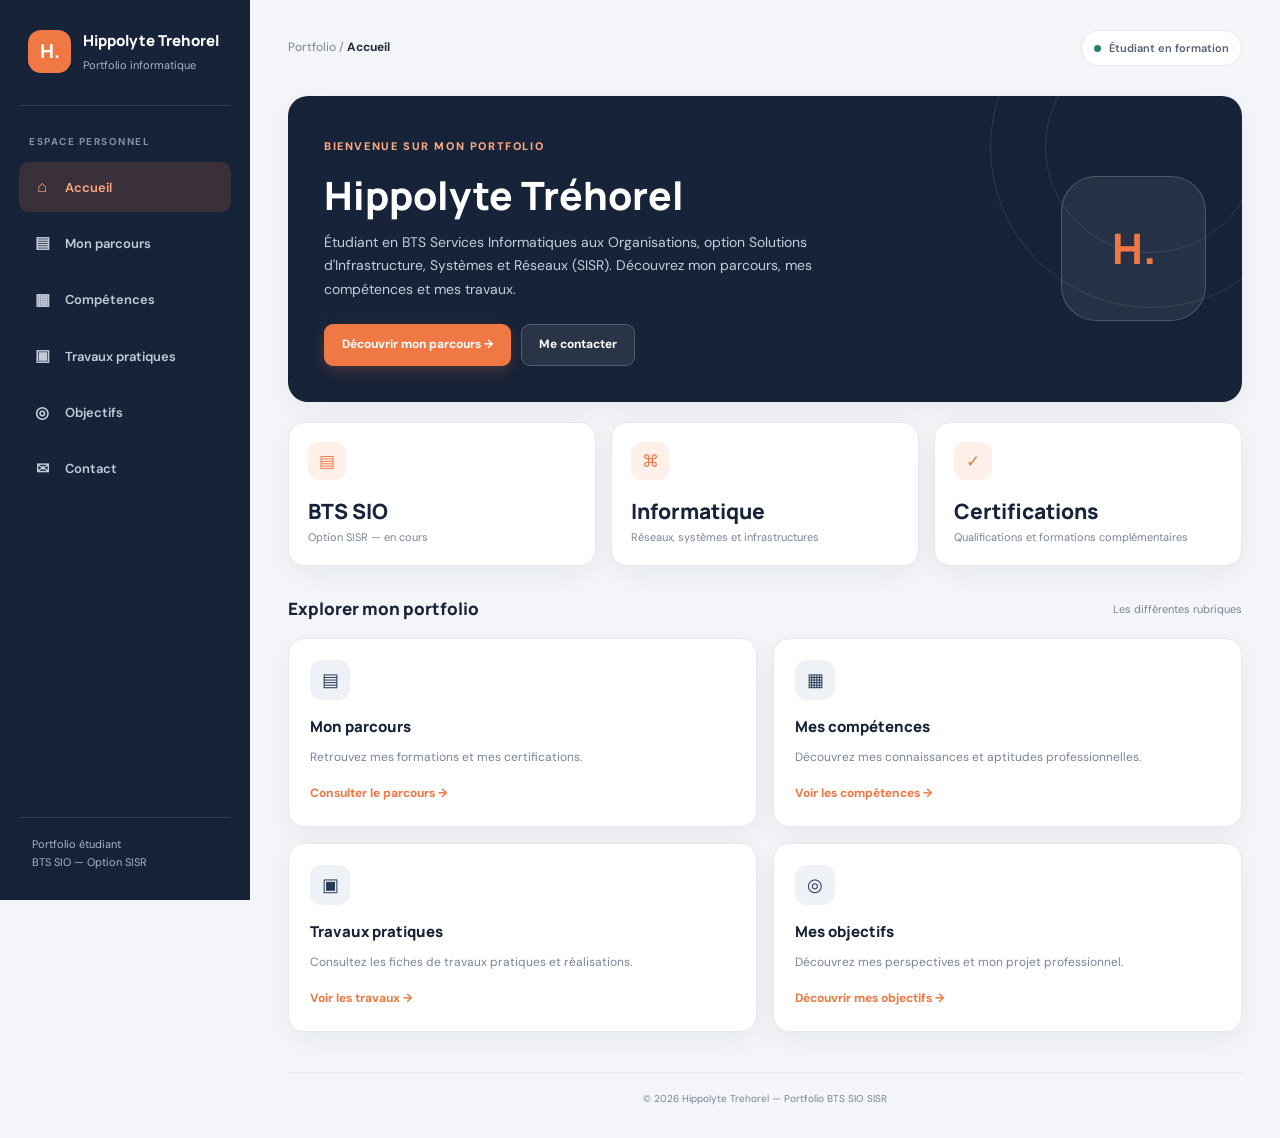
<file: index.html>
<!DOCTYPE html>
<html lang="fr">
<head>
  <meta charset="UTF-8">
  <meta name="viewport" content="width=device-width, initial-scale=1.0">
  <meta name="description" content="Portfolio d'Hippolyte Tréhorel, étudiant en BTS SIO option SISR.">
  <title>Accueil | Hippolyte Trehorel</title>
  <link rel="stylesheet" href="style.css">
  <script src="script.js" defer></script>
</head>
<body>
<div class="app-layout">

  <aside class="sidebar">
    <a href="index.html" class="brand">
      <span class="brand-logo">H.</span>
      <span>
        <span class="brand-name">Hippolyte Trehorel</span>
        <span class="brand-subtitle">Portfolio informatique</span>
      </span>
    </a>

    <p class="nav-caption">Espace personnel</p>
    <nav class="sidebar-nav">
      <a href="index.html"><span class="nav-icon">⌂</span>Accueil</a>
      <a href="parcours.html"><span class="nav-icon">▤</span>Mon parcours</a>
      <a href="competences.html"><span class="nav-icon">▦</span>Compétences</a>
      <a href="travaux.html"><span class="nav-icon">▣</span>Travaux pratiques</a>
      <a href="objectifs.html"><span class="nav-icon">◎</span>Objectifs</a>
      <a href="contact.html"><span class="nav-icon">✉</span>Contact</a>
    </nav>

    <div class="sidebar-bottom">
      Portfolio étudiant<br>
      BTS SIO — Option SISR
    </div>
  </aside>

  <main class="main-content">
    <header class="topbar">
      <button class="mobile-menu-button" aria-label="Ouvrir le menu" aria-expanded="false">☰</button>
      <div class="breadcrumb">Portfolio / <strong>Accueil</strong></div>
      <div class="topbar-right">
        <span class="status-pill"><span class="status-dot"></span>Étudiant en formation</span>
      </div>
    </header>

    <section class="welcome-card reveal">
      <div class="welcome-content">
        <span class="welcome-label">Bienvenue sur mon portfolio</span>
        <h2>Hippolyte Tréhorel</h2>
        <p>
          Étudiant en BTS Services Informatiques aux Organisations,
          option Solutions d'Infrastructure, Systèmes et Réseaux (SISR).
          Découvrez mon parcours, mes compétences et mes travaux.
        </p>
        <div class="welcome-actions">
          <a href="parcours.html" class="btn btn-primary">Découvrir mon parcours →</a>
          <a href="contact.html" class="btn btn-light">Me contacter</a>
        </div>
      </div>
      <div class="welcome-visual">H.</div>
    </section>

    <section class="stats-grid reveal">
      <article class="stat-card">
        <div class="stat-top"><span class="stat-icon">▤</span></div>
        <h3>BTS SIO</h3>
        <p>Option SISR — en cours</p>
      </article>
      <article class="stat-card">
        <div class="stat-top"><span class="stat-icon">⌘</span></div>
        <h3>Informatique</h3>
        <p>Réseaux, systèmes et infrastructures</p>
      </article>
      <article class="stat-card">
        <div class="stat-top"><span class="stat-icon">✓</span></div>
        <h3>Certifications</h3>
        <p>Qualifications et formations complémentaires</p>
      </article>
    </section>

    <section class="content-section reveal">
      <div class="section-title">
        <h2>Explorer mon portfolio</h2>
        <span>Les différentes rubriques</span>
      </div>

      <div class="card-grid">
        <article class="content-card">
          <div class="card-icon">▤</div>
          <h3>Mon parcours</h3>
          <p>Retrouvez mes formations et mes certifications.</p>
          <a href="parcours.html" class="card-link">Consulter le parcours →</a>
        </article>

        <article class="content-card">
          <div class="card-icon">▦</div>
          <h3>Mes compétences</h3>
          <p>Découvrez mes connaissances et aptitudes professionnelles.</p>
          <a href="competences.html" class="card-link">Voir les compétences →</a>
        </article>

        <article class="content-card">
          <div class="card-icon">▣</div>
          <h3>Travaux pratiques</h3>
          <p>Consultez les fiches de travaux pratiques et réalisations.</p>
          <a href="travaux.html" class="card-link">Voir les travaux →</a>
        </article>

        <article class="content-card">
          <div class="card-icon">◎</div>
          <h3>Mes objectifs</h3>
          <p>Découvrez mes perspectives et mon projet professionnel.</p>
          <a href="objectifs.html" class="card-link">Découvrir mes objectifs →</a>
        </article>
      </div>
    </section>

    <footer class="footer">
      © <span class="current-year"></span> Hippolyte Trehorel — Portfolio BTS SIO SISR
    </footer>
  </main>
</div>
</body>
</html>
</file>
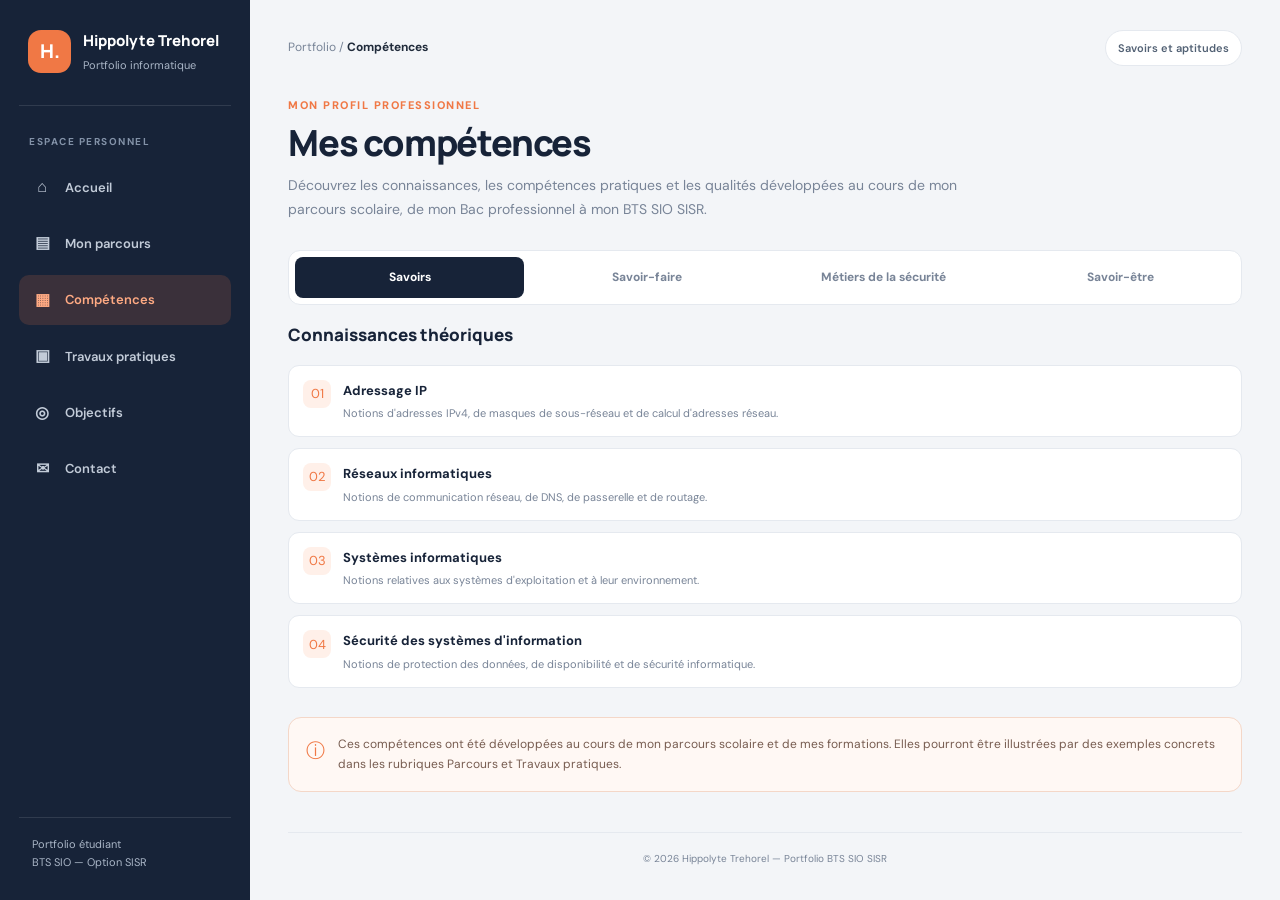
<file: competences.html>
<!DOCTYPE html>
<html lang="fr">
<head>
  <meta charset="UTF-8">
  <meta name="viewport" content="width=device-width, initial-scale=1.0">
  <meta name="description" content="Compétences d'Hippolyte Trehorel en BTS SIO SISR et Bac pro Métiers de la Sécurité.">
  <title>Compétences | Hippolyte Trehorel</title>
  <link rel="stylesheet" href="style.css">
  <script src="script.js" defer></script>
</head>

<body>
<div class="app-layout">

  <!-- MENU LATERAL -->
  <aside class="sidebar">

    <a href="index.html" class="brand">
      <span class="brand-logo">H.</span>
      <span>
        <span class="brand-name">Hippolyte Trehorel</span>
        <span class="brand-subtitle">Portfolio informatique</span>
      </span>
    </a>

    <p class="nav-caption">Espace personnel</p>

    <nav class="sidebar-nav">
      <a href="index.html"><span class="nav-icon">⌂</span>Accueil</a>
      <a href="parcours.html"><span class="nav-icon">▤</span>Mon parcours</a>
      <a href="competences.html" class="active"><span class="nav-icon">▦</span>Compétences</a>
      <a href="travaux.html"><span class="nav-icon">▣</span>Travaux pratiques</a>
      <a href="objectifs.html"><span class="nav-icon">◎</span>Objectifs</a>
      <a href="contact.html"><span class="nav-icon">✉</span>Contact</a>
    </nav>

    <div class="sidebar-bottom">
      Portfolio étudiant<br>
      BTS SIO — Option SISR
    </div>

  </aside>

  <!-- CONTENU PRINCIPAL -->
  <main class="main-content">

    <header class="topbar">
      <button class="mobile-menu-button" aria-label="Ouvrir le menu" aria-expanded="false">☰</button>
      <div class="breadcrumb">Portfolio / <strong>Compétences</strong></div>
      <div class="topbar-right">
        <span class="status-pill">Savoirs et aptitudes</span>
      </div>
    </header>

    <!-- PRESENTATION -->
    <section class="page-heading reveal">
      <div class="page-eyebrow">Mon profil professionnel</div>
      <h1>Mes compétences</h1>
      <p>
        Découvrez les connaissances, les compétences pratiques et
        les qualités développées au cours de mon parcours scolaire,
        de mon Bac professionnel à mon BTS SIO SISR.
      </p>
    </section>

    <section class="content-section reveal">

      <!-- ONGLETS -->
      <div class="tabs" role="tablist" aria-label="Catégories de compétences">

        <button class="tab-button active"
          id="tab-savoirs"
          type="button"
          role="tab"
          aria-selected="true"
          aria-controls="panel-savoirs"
          data-target="panel-savoirs">
          Savoirs
        </button>

        <button class="tab-button"
          id="tab-savoir-faire"
          type="button"
          role="tab"
          aria-selected="false"
          aria-controls="panel-savoir-faire"
          data-target="panel-savoir-faire">
          Savoir-faire
        </button>

        <button class="tab-button"
          id="tab-securite"
          type="button"
          role="tab"
          aria-selected="false"
          aria-controls="panel-securite"
          data-target="panel-securite">
          Métiers de la sécurité
        </button>

        <button class="tab-button"
          id="tab-savoir-etre"
          type="button"
          role="tab"
          aria-selected="false"
          aria-controls="panel-savoir-etre"
          data-target="panel-savoir-etre">
          Savoir-être
        </button>

      </div>

      <!-- ONGLET 1 : SAVOIRS -->
      <section class="tab-panel"
        id="panel-savoirs"
        role="tabpanel"
        aria-labelledby="tab-savoirs">

        <div class="section-title">
          <h2>Connaissances théoriques</h2>
        </div>

        <div class="skill-list">

          <article class="skill-item">
            <span class="skill-check">01</span>
            <div>
              <strong>Adressage IP</strong>
              <p>
                Notions d'adresses IPv4, de masques de sous-réseau
                et de calcul d'adresses réseau.
              </p>
            </div>
          </article>

          <article class="skill-item">
            <span class="skill-check">02</span>
            <div>
              <strong>Réseaux informatiques</strong>
              <p>
                Notions de communication réseau, de DNS,
                de passerelle et de routage.
              </p>
            </div>
          </article>

          <article class="skill-item">
            <span class="skill-check">03</span>
            <div>
              <strong>Systèmes informatiques</strong>
              <p>
                Notions relatives aux systèmes d'exploitation
                et à leur environnement.
              </p>
            </div>
          </article>

          <article class="skill-item">
            <span class="skill-check">04</span>
            <div>
              <strong>Sécurité des systèmes d'information</strong>
              <p>
                Notions de protection des données, de disponibilité
                et de sécurité informatique.
              </p>
            </div>
          </article>

        </div>
      </section>

      <!-- ONGLET 2 : SAVOIR-FAIRE INFORMATIQUE -->
      <section class="tab-panel"
        id="panel-savoir-faire"
        role="tabpanel"
        aria-labelledby="tab-savoir-faire"
        hidden>

        <div class="section-title">
          <h2>Compétences pratiques en informatique</h2>
        </div>

        <div class="skill-list">

          <article class="skill-item">
            <span class="skill-check">01</span>
            <div>
              <strong>Configuration réseau</strong>
              <p>
                Réaliser des exercices de configuration
                et de vérification d'adresses IP.
              </p>
            </div>
          </article>

          <article class="skill-item">
            <span class="skill-check">02</span>
            <div>
              <strong>Utilisation du terminal</strong>
              <p>
                Utiliser des commandes pour consulter
                et diagnostiquer une configuration réseau.
              </p>
            </div>
          </article>

          <article class="skill-item">
            <span class="skill-check">03</span>
            <div>
              <strong>Environnement virtualisé</strong>
              <p>
                Découvrir l'utilisation de machines virtuelles
                dans un environnement de formation.
              </p>
            </div>
          </article>

        </div>
      </section>

      <!-- ONGLET 3 : BAC PRO METIERS DE LA SECURITE -->
      <section class="tab-panel"
        id="panel-securite"
        role="tabpanel"
        aria-labelledby="tab-securite"
        hidden>

        <div class="section-title">
          <h2>Compétences professionnelles en sécurité</h2>
        </div>

        <div class="skill-list">

          <article class="skill-item">
            <span class="skill-check">01</span>
            <div>
              <strong>Prévention des risques</strong>
              <p>
                Identifier les risques et les situations dangereuses
                afin de contribuer à la prévention des incidents.
              </p>
            </div>
          </article>

          <article class="skill-item">
            <span class="skill-check">02</span>
            <div>
              <strong>Surveillance et sécurité</strong>
              <p>
                Participer à la surveillance des personnes
                et des biens dans le respect des consignes.
              </p>
            </div>
          </article>

          <article class="skill-item">
            <span class="skill-check">03</span>
            <div>
              <strong>Application des procédures</strong>
              <p>
                Appliquer des consignes et des protocoles
                adaptés aux différentes situations.
              </p>
            </div>
          </article>

          <article class="skill-item">
            <span class="skill-check">04</span>
            <div>
              <strong>Secourisme</strong>
              <p>
                Connaître les gestes de premiers secours
                et les conduites à tenir face à une situation d'urgence.
              </p>
            </div>
          </article>

          <article class="skill-item">
            <span class="skill-check">05</span>
            <div>
              <strong>Gestion des situations d'urgence</strong>
              <p>
                Analyser une situation, donner l'alerte
                et appliquer les procédures adaptées.
              </p>
            </div>
          </article>

          <article class="skill-item">
            <span class="skill-check">06</span>
            <div>
              <strong>Communication professionnelle</strong>
              <p>
                Transmettre des informations utiles
                et communiquer avec les différents intervenants.
              </p>
            </div>
          </article>

        </div>

      </section>

      <!-- ONGLET 4 : SAVOIR-ETRE -->
      <section class="tab-panel"
        id="panel-savoir-etre"
        role="tabpanel"
        aria-labelledby="tab-savoir-etre"
        hidden>

        <div class="section-title">
          <h2>Qualités professionnelles</h2>
        </div>

        <div class="skill-list">

          <article class="skill-item">
            <span class="skill-check">01</span>
            <div>
              <strong>Rigueur</strong>
              <p>
                Appliquer une méthode de travail organisée
                et attentive aux détails.
              </p>
            </div>
          </article>

          <article class="skill-item">
            <span class="skill-check">02</span>
            <div>
              <strong>Esprit d'équipe</strong>
              <p>
                Échanger et collaborer avec les autres
                dans le cadre d'un travail collectif.
              </p>
            </div>
          </article>

          <article class="skill-item">
            <span class="skill-check">03</span>
            <div>
              <strong>Adaptabilité</strong>
              <p>
                S'adapter à de nouvelles situations
                et à de nouveaux environnements.
              </p>
            </div>
          </article>

          <article class="skill-item">
            <span class="skill-check">04</span>
            <div>
              <strong>Sens des responsabilités</strong>
              <p>
                Prendre en compte les consignes
                et les exigences d'une mission.
              </p>
            </div>
          </article>

        </div>
      </section>

    </section>

    <!-- INFORMATION -->
    <div class="info-banner content-section reveal">
      <span class="info-banner-icon">ⓘ</span>
      <p>
        Ces compétences ont été développées au cours de mon parcours
        scolaire et de mes formations. Elles pourront être illustrées
        par des exemples concrets dans les rubriques Parcours
        et Travaux pratiques.
      </p>
    </div>

    <!-- PIED DE PAGE -->
    <footer class="footer">
      © <span class="current-year"></span>
      Hippolyte Trehorel — Portfolio BTS SIO SISR
    </footer>

  </main>
</div>
</body>
</html>
</file>
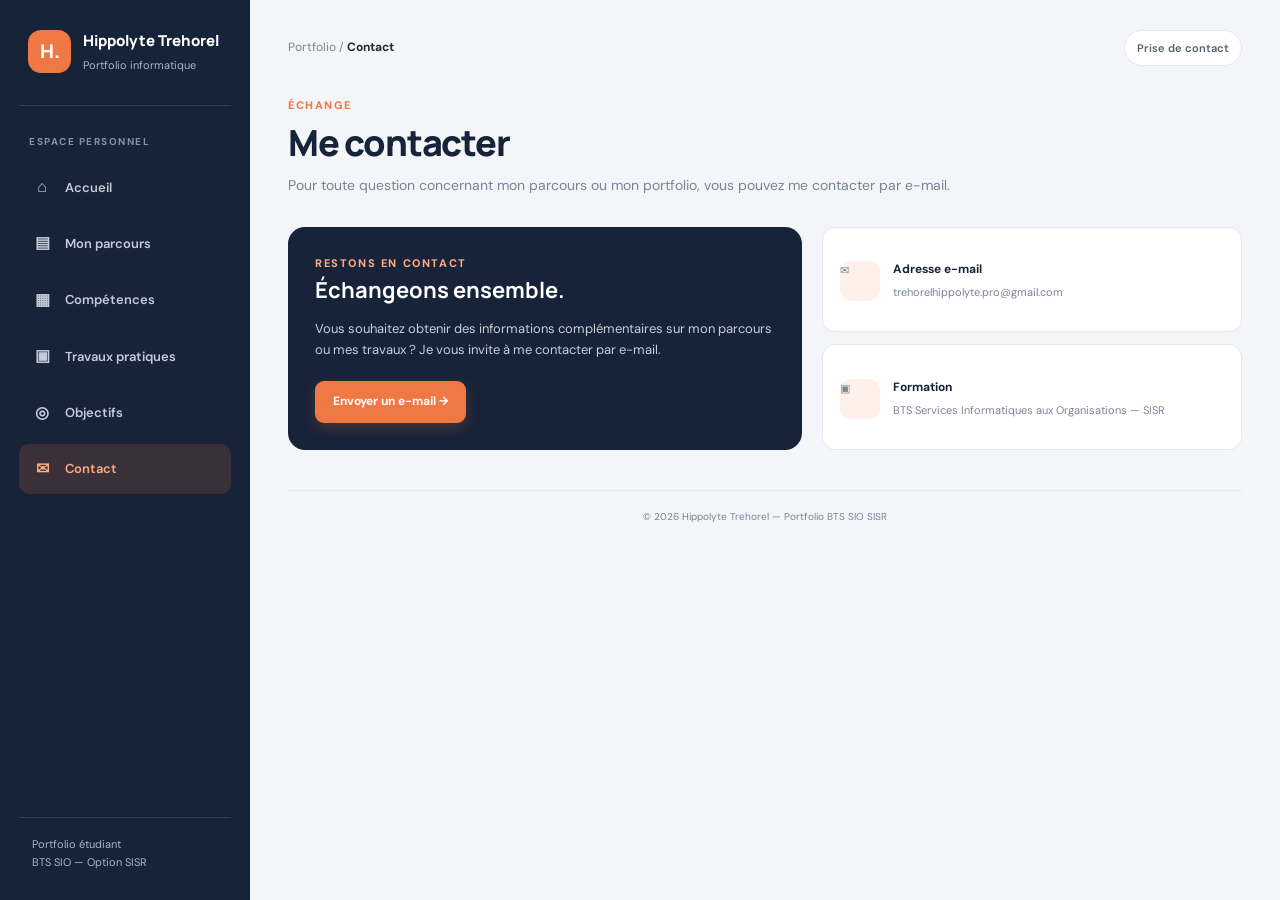
<file: contact.html>
<!DOCTYPE html>
<html lang="fr">
<head>
  <meta charset="UTF-8">
  <meta name="viewport" content="width=device-width, initial-scale=1.0">
  <meta name="description" content="Contacter Hippolyte Trehorel.">
  <title>Contact | Hippolyte Trehorel</title>
  <link rel="stylesheet" href="style.css">
  <script src="script.js" defer></script>
</head>
<body>
<div class="app-layout">
  <aside class="sidebar">
    <a href="index.html" class="brand">
      <span class="brand-logo">H.</span>
      <span><span class="brand-name">Hippolyte Trehorel</span><span class="brand-subtitle">Portfolio informatique</span></span>
    </a>
    <p class="nav-caption">Espace personnel</p>
    <nav class="sidebar-nav">
      <a href="index.html"><span class="nav-icon">⌂</span>Accueil</a>
      <a href="parcours.html"><span class="nav-icon">▤</span>Mon parcours</a>
      <a href="competences.html"><span class="nav-icon">▦</span>Compétences</a>
      <a href="travaux.html"><span class="nav-icon">▣</span>Travaux pratiques</a>
      <a href="objectifs.html"><span class="nav-icon">◎</span>Objectifs</a>
      <a href="contact.html"><span class="nav-icon">✉</span>Contact</a>
    </nav>
    <div class="sidebar-bottom">Portfolio étudiant<br>BTS SIO — Option SISR</div>
  </aside>

  <main class="main-content">
    <header class="topbar">
      <button class="mobile-menu-button" aria-label="Ouvrir le menu" aria-expanded="false">☰</button>
      <div class="breadcrumb">Portfolio / <strong>Contact</strong></div>
      <div class="topbar-right"><span class="status-pill">Prise de contact</span></div>
    </header>

    <section class="page-heading reveal">
      <div class="page-eyebrow">Échange</div>
      <h1>Me contacter</h1>
      <p>Pour toute question concernant mon parcours ou mon portfolio, vous pouvez me contacter par e-mail.</p>
    </section>

    <section class="content-section contact-panel reveal">
      <div class="contact-main">
        <div class="welcome-label">Restons en contact</div>
        <h2>Échangeons ensemble.</h2>
        <p>
          Vous souhaitez obtenir des informations complémentaires sur mon
          parcours ou mes travaux ? Je vous invite à me contacter par e-mail.
        </p>
        <a class="btn btn-primary" href="mailto:trehorelhippolyte.pro@gmail.com">
          Envoyer un e-mail →
        </a>
      </div>

      <div class="contact-methods">
        <a class="contact-method" href="mailto:trehorelhippolyte.pro@gmail.com">
          <span class="contact-method-icon">✉</span>
          <span>
            <strong>Adresse e-mail</strong>
            <span>trehorelhippolyte.pro@gmail.com</span>
          </span>
        </a>

        <div class="contact-method">
          <span class="contact-method-icon">▣</span>
          <span>
            <strong>Formation</strong>
            <span>BTS Services Informatiques aux Organisations — SISR</span>
          </span>
        </div>
      </div>
    </section>

    <footer class="footer">© <span class="current-year"></span> Hippolyte Trehorel — Portfolio BTS SIO SISR</footer>
  </main>
</div>
</body>
</html>
</file>
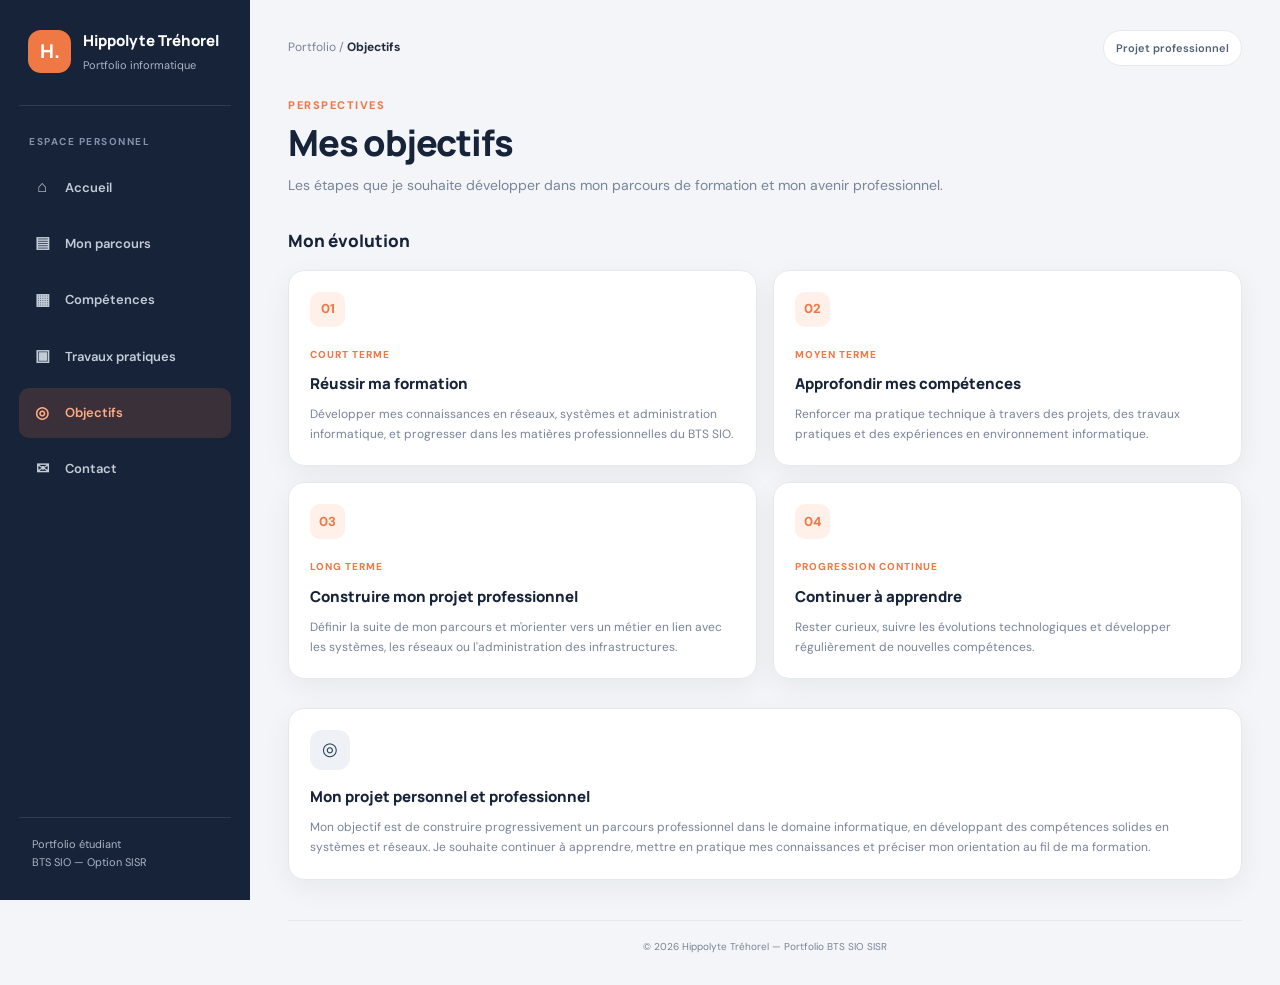
<file: objectifs.html>
<!DOCTYPE html>
<html lang="fr">
<head>
  <meta charset="UTF-8">
  <meta name="viewport" content="width=device-width, initial-scale=1.0">
  <meta name="description" content="Objectifs et projet professionnel d'Hippolyte Tréhorel.">
  <title>Mes objectifs | Hippolyte Tréhorel</title>
  <link rel="stylesheet" href="style.css">
  <script src="script.js" defer></script>
</head>
<body>
<div class="app-layout">
  <aside class="sidebar">
    <a href="index.html" class="brand">
      <span class="brand-logo">H.</span>
      <span><span class="brand-name">Hippolyte Tréhorel</span><span class="brand-subtitle">Portfolio informatique</span></span>
    </a>
    <p class="nav-caption">Espace personnel</p>
    <nav class="sidebar-nav">
      <a href="index.html"><span class="nav-icon">⌂</span>Accueil</a>
      <a href="parcours.html"><span class="nav-icon">▤</span>Mon parcours</a>
      <a href="competences.html"><span class="nav-icon">▦</span>Compétences</a>
      <a href="travaux.html"><span class="nav-icon">▣</span>Travaux pratiques</a>
      <a href="objectifs.html"><span class="nav-icon">◎</span>Objectifs</a>
      <a href="contact.html"><span class="nav-icon">✉</span>Contact</a>
    </nav>
    <div class="sidebar-bottom">Portfolio étudiant<br>BTS SIO — Option SISR</div>
  </aside>

  <main class="main-content">
    <header class="topbar">
      <button class="mobile-menu-button" aria-label="Ouvrir le menu" aria-expanded="false">☰</button>
      <div class="breadcrumb">Portfolio / <strong>Objectifs</strong></div>
      <div class="topbar-right"><span class="status-pill">Projet professionnel</span></div>
    </header>

    <section class="page-heading reveal">
      <div class="page-eyebrow">Perspectives</div>
      <h1>Mes objectifs</h1>
      <p>Les étapes que je souhaite développer dans mon parcours de formation et mon avenir professionnel.</p>
    </section>

    <section class="content-section reveal">
      <div class="section-title"><h2>Mon évolution</h2></div>

      <div class="card-grid">
        <article class="content-card">
          <div class="objective-number">01</div>
          <span class="objective-period">Court terme</span>
          <h3>Réussir ma formation</h3>
          <p>Développer mes connaissances en réseaux, systèmes et administration informatique, et progresser dans les matières professionnelles du BTS SIO.</p>
        </article>

        <article class="content-card">
          <div class="objective-number">02</div>
          <span class="objective-period">Moyen terme</span>
          <h3>Approfondir mes compétences</h3>
          <p>Renforcer ma pratique technique à travers des projets, des travaux pratiques et des expériences en environnement informatique.</p>
        </article>

        <article class="content-card">
          <div class="objective-number">03</div>
          <span class="objective-period">Long terme</span>
          <h3>Construire mon projet professionnel</h3>
          <p>Définir la suite de mon parcours et m'orienter vers un métier en lien avec les systèmes, les réseaux ou l'administration des infrastructures.</p>
        </article>

        <article class="content-card">
          <div class="objective-number">04</div>
          <span class="objective-period">Progression continue</span>
          <h3>Continuer à apprendre</h3>
          <p>Rester curieux, suivre les évolutions technologiques et développer régulièrement de nouvelles compétences.</p>
        </article>
      </div>
    </section>

    <section class="content-section reveal">
      <div class="content-card">
        <div class="card-icon">◎</div>
        <h3>Mon projet personnel et professionnel</h3>
        <p>
          Mon objectif est de construire progressivement un parcours professionnel
          dans le domaine informatique, en développant des compétences solides
          en systèmes et réseaux. Je souhaite continuer à apprendre, mettre en
          pratique mes connaissances et préciser mon orientation au fil de ma formation.
        </p>
      </div>
    </section>

    <footer class="footer">© <span class="current-year"></span> Hippolyte Tréhorel — Portfolio BTS SIO SISR</footer>
  </main>
</div>
</body>
</html>
</file>
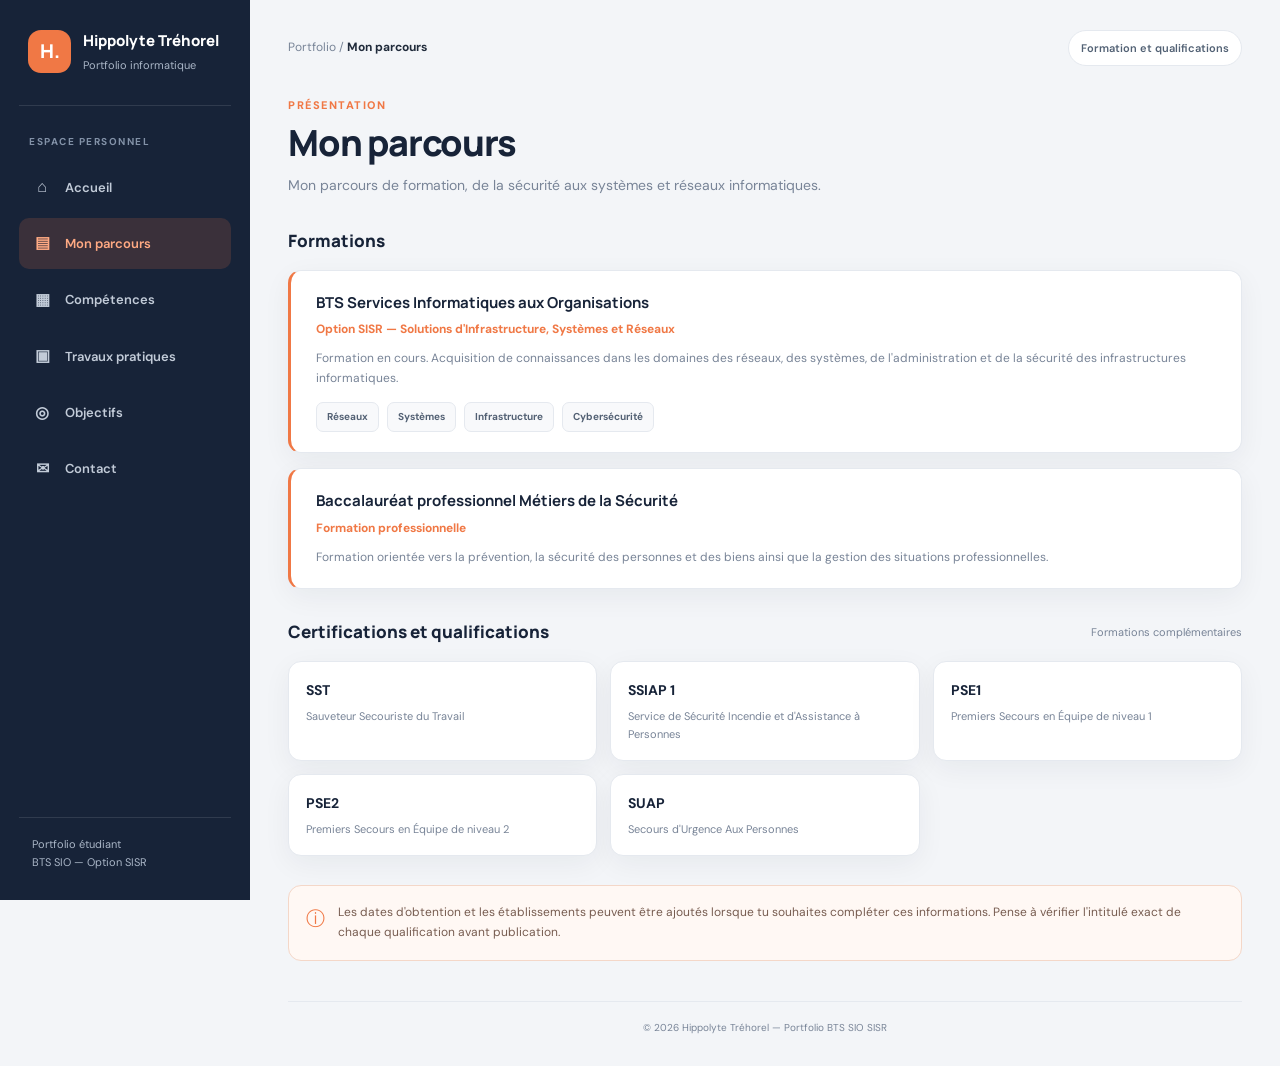
<file: parcours.html>
<!DOCTYPE html>
<html lang="fr">
<head>
  <meta charset="UTF-8">
  <meta name="viewport" content="width=device-width, initial-scale=1.0">
  <meta name="description" content="Parcours et certifications d'Hippolyte Tréhorel.">
  <title>Mon parcours | Hippolyte Tréhorel</title>
  <link rel="stylesheet" href="style.css">
  <script src="script.js" defer></script>
</head>
<body>
<div class="app-layout">
  <aside class="sidebar">
    <a href="index.html" class="brand">
      <span class="brand-logo">H.</span>
      <span><span class="brand-name">Hippolyte Tréhorel</span><span class="brand-subtitle">Portfolio informatique</span></span>
    </a>
    <p class="nav-caption">Espace personnel</p>
    <nav class="sidebar-nav">
      <a href="index.html"><span class="nav-icon">⌂</span>Accueil</a>
      <a href="parcours.html"><span class="nav-icon">▤</span>Mon parcours</a>
      <a href="competences.html"><span class="nav-icon">▦</span>Compétences</a>
      <a href="travaux.html"><span class="nav-icon">▣</span>Travaux pratiques</a>
      <a href="objectifs.html"><span class="nav-icon">◎</span>Objectifs</a>
      <a href="contact.html"><span class="nav-icon">✉</span>Contact</a>
    </nav>
    <div class="sidebar-bottom">Portfolio étudiant<br>BTS SIO — Option SISR</div>
  </aside>

  <main class="main-content">
    <header class="topbar">
      <button class="mobile-menu-button" aria-label="Ouvrir le menu" aria-expanded="false">☰</button>
      <div class="breadcrumb">Portfolio / <strong>Mon parcours</strong></div>
      <div class="topbar-right"><span class="status-pill">Formation et qualifications</span></div>
    </header>

    <section class="page-heading reveal">
      <div class="page-eyebrow">Présentation</div>
      <h1>Mon parcours</h1>
      <p>Mon parcours de formation, de la sécurité aux systèmes et réseaux informatiques.</p>
    </section>

    <section class="content-section reveal">
      <div class="section-title"><h2>Formations</h2></div>
      <div class="timeline">
        <article class="timeline-item">
          <h3>BTS Services Informatiques aux Organisations</h3>
          <div class="institution">Option SISR — Solutions d'Infrastructure, Systèmes et Réseaux</div>
          <p>Formation en cours. Acquisition de connaissances dans les domaines des réseaux, des systèmes, de l'administration et de la sécurité des infrastructures informatiques.</p>
          <div class="tag-list">
            <span class="tag">Réseaux</span>
            <span class="tag">Systèmes</span>
            <span class="tag">Infrastructure</span>
            <span class="tag">Cybersécurité</span>
          </div>
        </article>

        <article class="timeline-item">
          <h3>Baccalauréat professionnel Métiers de la Sécurité</h3>
          <div class="institution">Formation professionnelle</div>
          <p>Formation orientée vers la prévention, la sécurité des personnes et des biens ainsi que la gestion des situations professionnelles.</p>
        </article>
      </div>
    </section>

    <section class="content-section reveal">
      <div class="section-title">
        <h2>Certifications et qualifications</h2>
        <span>Formations complémentaires</span>
      </div>

      <div class="certification-grid">
        <article class="certification-card">
          <strong>SST</strong>
          <span>Sauveteur Secouriste du Travail</span>
        </article>
        <article class="certification-card">
          <strong>SSIAP 1</strong>
          <span>Service de Sécurité Incendie et d'Assistance à Personnes</span>
        </article>
        <article class="certification-card">
          <strong>PSE1</strong>
          <span>Premiers Secours en Équipe de niveau 1</span>
        </article>
        <article class="certification-card">
          <strong>PSE2</strong>
          <span>Premiers Secours en Équipe de niveau 2</span>
        </article>
        <article class="certification-card">
          <strong>SUAP</strong>
          <span>Secours d'Urgence Aux Personnes</span>
        </article>
      </div>
    </section>

    <div class="info-banner content-section reveal">
      <span class="info-banner-icon">ⓘ</span>
      <p>Les dates d'obtention et les établissements peuvent être ajoutés lorsque tu souhaites compléter ces informations. Pense à vérifier l'intitulé exact de chaque qualification avant publication.</p>
    </div>

    <footer class="footer">© <span class="current-year"></span> Hippolyte Tréhorel — Portfolio BTS SIO SISR</footer>
  </main>
</div>
</body>
</html>
</file>
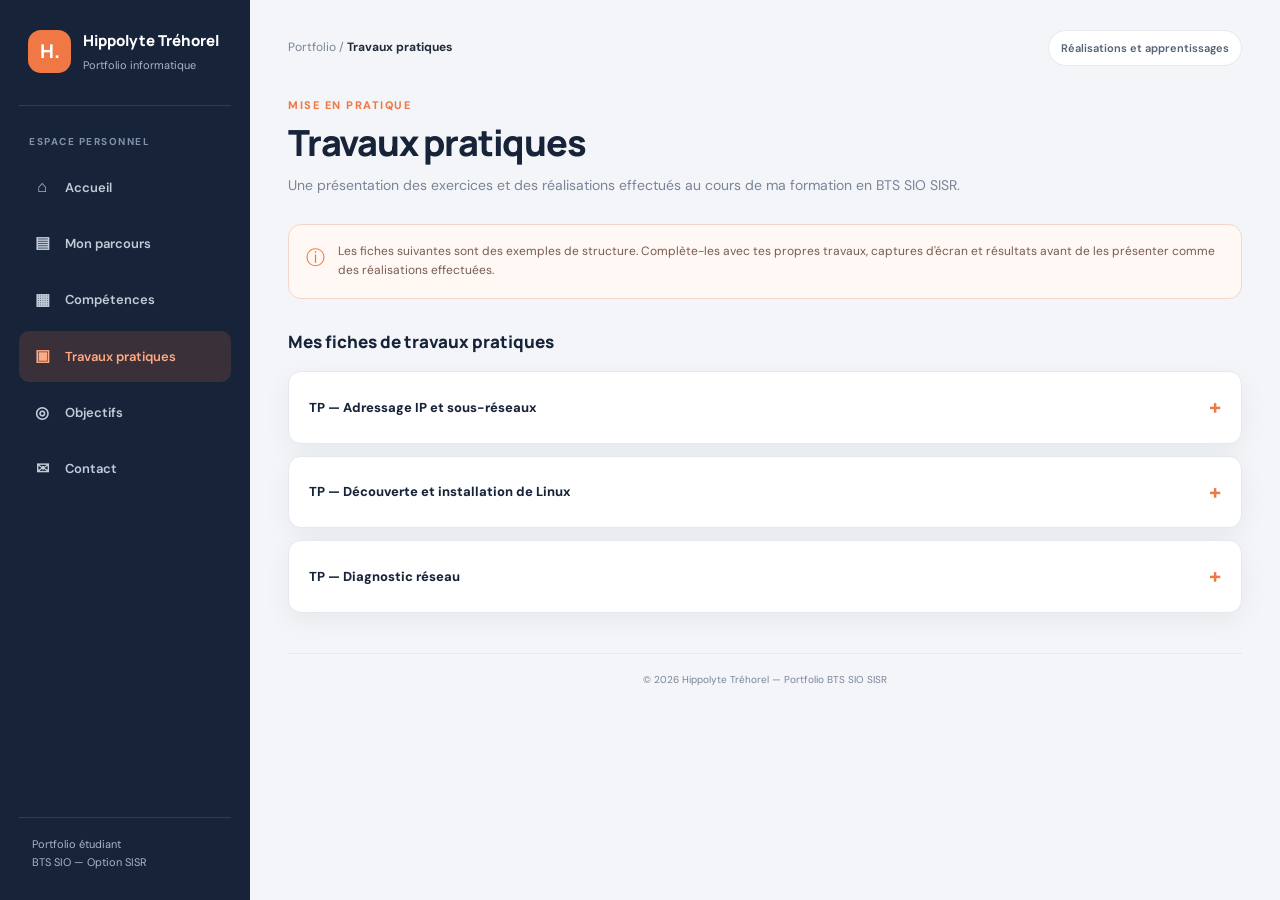
<file: travaux.html>
<!DOCTYPE html>
<html lang="fr">
<head>
  <meta charset="UTF-8">
  <meta name="viewport" content="width=device-width, initial-scale=1.0">
  <meta name="description" content="Travaux pratiques et réalisations en BTS SIO SISR.">
  <title>Travaux pratiques | Hippolyte Tréhorel</title>
  <link rel="stylesheet" href="style.css">
  <script src="script.js" defer></script>
</head>
<body>
<div class="app-layout">
  <aside class="sidebar">
    <a href="index.html" class="brand">
      <span class="brand-logo">H.</span>
      <span><span class="brand-name">Hippolyte Tréhorel</span><span class="brand-subtitle">Portfolio informatique</span></span>
    </a>
    <p class="nav-caption">Espace personnel</p>
    <nav class="sidebar-nav">
      <a href="index.html"><span class="nav-icon">⌂</span>Accueil</a>
      <a href="parcours.html"><span class="nav-icon">▤</span>Mon parcours</a>
      <a href="competences.html"><span class="nav-icon">▦</span>Compétences</a>
      <a href="travaux.html"><span class="nav-icon">▣</span>Travaux pratiques</a>
      <a href="objectifs.html"><span class="nav-icon">◎</span>Objectifs</a>
      <a href="contact.html"><span class="nav-icon">✉</span>Contact</a>
    </nav>
    <div class="sidebar-bottom">Portfolio étudiant<br>BTS SIO — Option SISR</div>
  </aside>

  <main class="main-content">
    <header class="topbar">
      <button class="mobile-menu-button" aria-label="Ouvrir le menu" aria-expanded="false">☰</button>
      <div class="breadcrumb">Portfolio / <strong>Travaux pratiques</strong></div>
      <div class="topbar-right"><span class="status-pill">Réalisations et apprentissages</span></div>
    </header>

    <section class="page-heading reveal">
      <div class="page-eyebrow">Mise en pratique</div>
      <h1>Travaux pratiques</h1>
      <p>Une présentation des exercices et des réalisations effectués au cours de ma formation en BTS SIO SISR.</p>
    </section>

    <div class="info-banner reveal">
      <span class="info-banner-icon">ⓘ</span>
      <p>Les fiches suivantes sont des exemples de structure. Complète-les avec tes propres travaux, captures d'écran et résultats avant de les présenter comme des réalisations effectuées.</p>
    </div>

    <section class="content-section reveal">
      <div class="section-title"><h2>Mes fiches de travaux pratiques</h2></div>

      <div class="tp-list">
        <details class="tp-card">
          <summary>TP — Adressage IP et sous-réseaux</summary>
          <div class="tp-content">
            <h4>Objectif</h4>
            <p>Comprendre le fonctionnement de l'adressage IPv4 et savoir déterminer les informations d'un réseau à partir d'une adresse IP et d'un masque.</p>
            <h4>Notions abordées</h4>
            <div class="tag-list">
              <span class="tag">IPv4</span>
              <span class="tag">Masque réseau</span>
              <span class="tag">Adresse réseau</span>
              <span class="tag">Broadcast</span>
            </div>
            <h4>Travail réalisé</h4>
            <p>À compléter avec les consignes de ton exercice, les calculs réalisés et les réponses obtenues.</p>
            <h4>Bilan personnel</h4>
            <p>À compléter avec les notions comprises et les difficultés rencontrées.</p>
          </div>
        </details>

        <details class="tp-card">
          <summary>TP — Découverte et installation de Linux</summary>
          <div class="tp-content">
            <h4>Objectif</h4>
            <p>Découvrir un système Linux et son environnement de travail dans le cadre d'un exercice de formation.</p>
            <h4>Notions abordées</h4>
            <div class="tag-list">
              <span class="tag">Linux</span>
              <span class="tag">Système d'exploitation</span>
              <span class="tag">Machine virtuelle</span>
            </div>
            <h4>Travail réalisé</h4>
            <p>À compléter avec la distribution utilisée, les étapes suivies et les manipulations réellement effectuées.</p>
            <h4>Bilan personnel</h4>
            <p>À compléter avec tes observations et les commandes découvertes.</p>
          </div>
        </details>

        <details class="tp-card">
          <summary>TP — Diagnostic réseau</summary>
          <div class="tp-content">
            <h4>Objectif</h4>
            <p>Découvrir les outils permettant de consulter une configuration réseau et d'effectuer des vérifications de connectivité.</p>
            <h4>Notions abordées</h4>
            <div class="tag-list">
              <span class="tag">Configuration IP</span>
              <span class="tag">Connectivité</span>
              <span class="tag">Commandes réseau</span>
            </div>
            <h4>Travail réalisé</h4>
            <p>À compléter avec les commandes utilisées, les résultats observés et les éventuelles anomalies identifiées.</p>
            <h4>Bilan personnel</h4>
            <p>À compléter avec ce que tu as appris pendant le TP.</p>
          </div>
        </details>
      </div>
    </section>

    <footer class="footer">© <span class="current-year"></span> Hippolyte Tréhorel — Portfolio BTS SIO SISR</footer>
  </main>
</div>
</body>
</html>
</file>
<file: style.css>
@import url('https://fonts.googleapis.com/css2?family=DM+Sans:wght@400;500;600;700&family=Manrope:wght@400;500;600;700;800&display=swap');

:root {
  --navy: #172338;
  --navy-soft: #263B56;
  --orange: #F07845;
  --orange-light: #FFF0E9;
  --background: #F3F5F8;
  --surface: #FFFFFF;
  --text: #202B3B;
  --muted: #788497;
  --border: #E5E9EF;
  --success: #24856B;
  --sidebar-width: 250px;
  --radius: 16px;
  --shadow: 0 8px 28px rgba(23, 35, 56, .055);
}

* {
  margin: 0;
  padding: 0;
  box-sizing: border-box;
}

html {
  scroll-behavior: smooth;
}

body {
  min-height: 100vh;
  background: var(--background);
  color: var(--text);
  font-family: 'DM Sans', sans-serif;
  line-height: 1.65;
}

a {
  color: inherit;
  text-decoration: none;
}

button {
  font: inherit;
}

button, a {
  -webkit-tap-highlight-color: transparent;
}

.app-layout {
  min-height: 100vh;
}

/* MENU LATERAL */

.sidebar {
  position: fixed;
  inset: 0 auto 0 0;
  width: var(--sidebar-width);
  padding: 28px 19px;
  background: var(--navy);
  color: white;
  display: flex;
  flex-direction: column;
  z-index: 100;
  transition: transform .3s ease;
}

.brand {
  display: flex;
  align-items: center;
  gap: 12px;
  padding: 0 9px 30px;
  border-bottom: 1px solid rgba(255,255,255,.11);
}

.brand-logo {
  width: 43px;
  height: 43px;
  display: grid;
  place-items: center;
  border-radius: 13px;
  background: var(--orange);
  color: white;
  font-family: 'Manrope', sans-serif;
  font-size: 19px;
  font-weight: 800;
}

.brand-name {
  font-family: 'Manrope', sans-serif;
  font-size: 15px;
  font-weight: 800;
}

.brand-subtitle {
  display: block;
  margin-top: 2px;
  color: #AAB6C7;
  font-size: 11px;
}

.nav-caption {
  margin: 28px 10px 12px;
  color: #8392A8;
  font-size: 10px;
  font-weight: 700;
  letter-spacing: 1.5px;
  text-transform: uppercase;
}

.sidebar-nav {
  display: flex;
  flex-direction: column;
  gap: 6px;
}

.sidebar-nav a {
  display: flex;
  align-items: center;
  gap: 13px;
  padding: 12px 13px;
  border-radius: 10px;
  color: #C2CBD8;
  font-size: 13px;
  font-weight: 600;
  transition: background .2s ease, color .2s ease, transform .2s ease;
}

.sidebar-nav a:hover {
  background: rgba(255,255,255,.08);
  color: white;
  transform: translateX(3px);
}

.sidebar-nav a.active {
  background: rgba(240,120,69,.16);
  color: #FFAA83;
}

.nav-icon {
  width: 20px;
  text-align: center;
  font-size: 16px;
}

.sidebar-bottom {
  margin-top: auto;
  padding: 17px 13px 0;
  border-top: 1px solid rgba(255,255,255,.11);
  color: #AAB6C7;
  font-size: 11px;
  line-height: 1.7;
}

/* CONTENU PRINCIPAL */

.main-content {
  min-height: 100vh;
  margin-left: var(--sidebar-width);
  padding: 30px 38px 25px;
}

.topbar {
  display: flex;
  justify-content: space-between;
  align-items: center;
  gap: 20px;
  margin-bottom: 30px;
}

.breadcrumb {
  color: var(--muted);
  font-size: 12px;
}

.breadcrumb strong {
  color: var(--text);
  font-weight: 700;
}

.topbar-right {
  display: flex;
  align-items: center;
  gap: 10px;
}

.status-pill {
  display: inline-flex;
  align-items: center;
  gap: 8px;
  padding: 8px 12px;
  border: 1px solid var(--border);
  border-radius: 30px;
  background: white;
  color: #526174;
  font-size: 11px;
  font-weight: 600;
}

.status-dot {
  width: 7px;
  height: 7px;
  border-radius: 50%;
  background: var(--success);
}

.mobile-menu-button {
  display: none;
  width: 42px;
  height: 42px;
  border: 1px solid var(--border);
  border-radius: 11px;
  background: white;
  color: var(--navy);
  cursor: pointer;
  font-size: 20px;
}

.page-heading {
  margin-bottom: 26px;
}

.page-eyebrow {
  margin-bottom: 7px;
  color: var(--orange);
  font-size: 11px;
  font-weight: 800;
  letter-spacing: 1.5px;
  text-transform: uppercase;
}

.page-heading h1 {
  color: var(--navy);
  font-family: 'Manrope', sans-serif;
  font-size: clamp(26px, 3vw, 36px);
  font-weight: 800;
  letter-spacing: -1.2px;
  line-height: 1.2;
}

.page-heading p {
  max-width: 680px;
  margin-top: 10px;
  color: var(--muted);
  font-size: 14px;
}

/* ACCUEIL */

.welcome-card {
  position: relative;
  overflow: hidden;
  display: flex;
  align-items: center;
  justify-content: space-between;
  gap: 30px;
  min-height: 260px;
  padding: 36px;
  border-radius: 20px;
  background: var(--navy);
  color: white;
  box-shadow: var(--shadow);
}

.welcome-card::after {
  position: absolute;
  top: -110px;
  right: -70px;
  width: 320px;
  height: 320px;
  border: 1px solid rgba(255,255,255,.10);
  border-radius: 50%;
  content: "";
}

.welcome-card::before {
  position: absolute;
  top: -55px;
  right: -15px;
  width: 210px;
  height: 210px;
  border: 1px solid rgba(255,255,255,.10);
  border-radius: 50%;
  content: "";
}

.welcome-content {
  position: relative;
  z-index: 1;
  max-width: 620px;
}

.welcome-label {
  color: #FFAA83;
  font-size: 11px;
  font-weight: 800;
  letter-spacing: 1.6px;
  text-transform: uppercase;
}

.welcome-card h2 {
  margin: 13px 0;
  font-family: 'Manrope', sans-serif;
  font-size: clamp(27px, 4vw, 39px);
  font-weight: 800;
  line-height: 1.2;
}

.welcome-card p {
  max-width: 540px;
  color: #C5CEDA;
  font-size: 14px;
}

.welcome-actions {
  display: flex;
  flex-wrap: wrap;
  gap: 10px;
  margin-top: 23px;
}

.welcome-visual {
  position: relative;
  z-index: 1;
  display: grid;
  flex: 0 0 145px;
  width: 145px;
  height: 145px;
  place-items: center;
  border: 1px solid rgba(255,255,255,.18);
  border-radius: 35px;
  background: rgba(255,255,255,.07);
  color: var(--orange);
  font-family: 'Manrope', sans-serif;
  font-size: 42px;
  font-weight: 800;
}

/* BOUTONS */

.btn {
  display: inline-flex;
  align-items: center;
  justify-content: center;
  gap: 8px;
  min-height: 42px;
  padding: 10px 17px;
  border: 1px solid transparent;
  border-radius: 9px;
  font-size: 12px;
  font-weight: 700;
  transition: transform .2s ease, background .2s ease, box-shadow .2s ease;
  cursor: pointer;
}

.btn:hover {
  transform: translateY(-2px);
}

.btn-primary {
  background: var(--orange);
  color: white;
  box-shadow: 0 5px 14px rgba(240,120,69,.22);
}

.btn-primary:hover {
  background: #DF6635;
}

.btn-light {
  border-color: rgba(255,255,255,.2);
  background: rgba(255,255,255,.08);
  color: white;
}

.btn-light:hover {
  background: rgba(255,255,255,.15);
}

.btn-outline {
  border-color: var(--border);
  background: white;
  color: var(--navy);
}

.btn-outline:hover {
  border-color: var(--orange);
  color: var(--orange);
}

/* CARTES ET GRILLES */

.content-section {
  margin-top: 29px;
}

.section-title {
  display: flex;
  justify-content: space-between;
  align-items: center;
  gap: 15px;
  margin-bottom: 15px;
}

.section-title h2 {
  color: var(--navy);
  font-family: 'Manrope', sans-serif;
  font-size: 17px;
  font-weight: 800;
}

.section-title span {
  color: var(--muted);
  font-size: 11px;
}

.stats-grid {
  display: grid;
  grid-template-columns: repeat(3, minmax(0, 1fr));
  gap: 15px;
  margin-top: 20px;
}

.stat-card,
.content-card {
  border: 1px solid var(--border);
  border-radius: var(--radius);
  background: var(--surface);
  box-shadow: var(--shadow);
}

.stat-card {
  padding: 19px;
}

.stat-top {
  display: flex;
  align-items: center;
  justify-content: space-between;
  gap: 10px;
}

.stat-icon {
  display: grid;
  width: 38px;
  height: 38px;
  place-items: center;
  border-radius: 11px;
  background: var(--orange-light);
  color: var(--orange);
  font-size: 17px;
}

.stat-card h3 {
  margin-top: 14px;
  color: var(--navy);
  font-family: 'Manrope', sans-serif;
  font-size: 21px;
  font-weight: 800;
}

.stat-card p {
  color: var(--muted);
  font-size: 11px;
}

.card-grid {
  display: grid;
  grid-template-columns: repeat(2, minmax(0, 1fr));
  gap: 16px;
}

.content-card {
  padding: 21px;
  transition: transform .22s ease, box-shadow .22s ease, border-color .22s ease;
}

.content-card:hover {
  transform: translateY(-3px);
  border-color: #D7DDE6;
  box-shadow: 0 12px 30px rgba(23,35,56,.09);
}

.content-card h3 {
  margin-bottom: 8px;
  color: var(--navy);
  font-family: 'Manrope', sans-serif;
  font-size: 15px;
  font-weight: 800;
}

.content-card p {
  color: var(--muted);
  font-size: 12px;
}

.card-icon {
  display: grid;
  width: 40px;
  height: 40px;
  margin-bottom: 15px;
  place-items: center;
  border-radius: 12px;
  background: #EEF2F7;
  color: var(--navy-soft);
  font-size: 18px;
}

.card-link {
  display: inline-flex;
  align-items: center;
  gap: 7px;
  margin-top: 16px;
  color: var(--orange);
  font-size: 12px;
  font-weight: 800;
}

.card-link:hover {
  text-decoration: underline;
}

/* BANDEAUX ET BLOCS */

.info-banner {
  display: flex;
  align-items: flex-start;
  gap: 13px;
  margin-bottom: 20px;
  padding: 17px;
  border: 1px solid #F4D7C8;
  border-radius: 13px;
  background: #FFF8F4;
}

.info-banner-icon {
  color: var(--orange);
  font-size: 19px;
}

.info-banner p {
  color: #775C50;
  font-size: 12px;
}

/* FORMATION ET CERTIFICATIONS */

.timeline {
  position: relative;
  display: grid;
  gap: 15px;
}

.timeline-item {
  position: relative;
  padding: 20px 22px 20px 25px;
  border: 1px solid var(--border);
  border-left: 3px solid var(--orange);
  border-radius: 13px;
  background: white;
  box-shadow: var(--shadow);
}

.timeline-item h3 {
  color: var(--navy);
  font-family: 'Manrope', sans-serif;
  font-size: 15px;
}

.timeline-item .institution {
  margin-top: 5px;
  color: var(--orange);
  font-size: 12px;
  font-weight: 700;
}

.timeline-item p {
  margin-top: 9px;
  color: var(--muted);
  font-size: 12px;
}

.tag-list {
  display: flex;
  flex-wrap: wrap;
  gap: 8px;
  margin-top: 13px;
}

.tag {
  display: inline-flex;
  align-items: center;
  padding: 6px 10px;
  border: 1px solid var(--border);
  border-radius: 7px;
  background: #F8F9FB;
  color: #536174;
  font-size: 10px;
  font-weight: 700;
}

.certification-grid {
  display: grid;
  grid-template-columns: repeat(3, minmax(0, 1fr));
  gap: 13px;
}

.certification-card {
  padding: 17px;
  border: 1px solid var(--border);
  border-radius: 13px;
  background: white;
  box-shadow: var(--shadow);
}

.certification-card strong {
  display: block;
  color: var(--navy);
  font-size: 14px;
}

.certification-card span {
  display: block;
  margin-top: 5px;
  color: var(--muted);
  font-size: 11px;
}

/* COMPETENCES */

.tabs {
  display: flex;
  flex-wrap: wrap;
  gap: 8px;
  margin-bottom: 16px;
  padding: 6px;
  border: 1px solid var(--border);
  border-radius: 12px;
  background: white;
}

.tab-button {
  flex: 1;
  min-width: 120px;
  padding: 11px 14px;
  border: 0;
  border-radius: 8px;
  background: transparent;
  color: var(--muted);
  font-size: 12px;
  font-weight: 700;
  cursor: pointer;
  transition: background .2s ease, color .2s ease;
}

.tab-button:hover {
  background: #F5F6F8;
}

.tab-button.active {
  background: var(--navy);
  color: white;
}

.tab-panel[hidden] {
  display: none;
}

.skill-list {
  display: grid;
  gap: 11px;
}

.skill-item {
  display: flex;
  align-items: flex-start;
  gap: 12px;
  padding: 14px;
  border: 1px solid var(--border);
  border-radius: 11px;
  background: white;
}

.skill-check {
  display: grid;
  flex: 0 0 28px;
  width: 28px;
  height: 28px;
  place-items: center;
  border-radius: 8px;
  background: var(--orange-light);
  color: var(--orange);
  font-size: 13px;
}

.skill-item strong {
  display: block;
  color: var(--navy);
  font-size: 13px;
}

.skill-item p {
  margin-top: 3px;
  color: var(--muted);
  font-size: 11px;
}

/* TRAVAUX PRATIQUES */

.tp-list {
  display: grid;
  gap: 12px;
}

.tp-card {
  overflow: hidden;
  border: 1px solid var(--border);
  border-radius: 13px;
  background: white;
  box-shadow: var(--shadow);
}

.tp-card summary {
  display: flex;
  align-items: center;
  justify-content: space-between;
  gap: 15px;
  padding: 18px 20px;
  color: var(--navy);
  font-size: 13px;
  font-weight: 800;
  cursor: pointer;
  list-style: none;
}

.tp-card summary::-webkit-details-marker {
  display: none;
}

.tp-card summary::after {
  color: var(--orange);
  content: "+";
  font-size: 21px;
}

.tp-card[open] summary::after {
  content: "−";
}

.tp-content {
  padding: 0 20px 20px;
  border-top: 1px solid var(--border);
}

.tp-content p {
  margin-top: 13px;
  color: var(--muted);
  font-size: 12px;
}

.tp-content h4 {
  margin-top: 15px;
  color: var(--navy);
  font-size: 12px;
}

/* OBJECTIFS */

.objective-number {
  display: grid;
  width: 35px;
  height: 35px;
  margin-bottom: 13px;
  place-items: center;
  border-radius: 10px;
  background: var(--orange-light);
  color: var(--orange);
  font-size: 13px;
  font-weight: 800;
}

.objective-period {
  display: inline-block;
  margin-bottom: 9px;
  color: var(--orange);
  font-size: 10px;
  font-weight: 800;
  letter-spacing: 1px;
  text-transform: uppercase;
}

/* CONTACT */

.contact-panel {
  display: grid;
  grid-template-columns: 1.1fr .9fr;
  gap: 20px;
}

.contact-main {
  padding: 27px;
  border-radius: 17px;
  background: var(--navy);
  color: white;
}

.contact-main h2 {
  font-family: 'Manrope', sans-serif;
  font-size: 22px;
}

.contact-main p {
  margin-top: 10px;
  color: #C5CEDA;
  font-size: 13px;
}

.contact-main .btn {
  margin-top: 20px;
}

.contact-methods {
  display: grid;
  gap: 12px;
}

.contact-method {
  display: flex;
  align-items: center;
  gap: 13px;
  padding: 17px;
  border: 1px solid var(--border);
  border-radius: 13px;
  background: white;
}

.contact-method-icon {
  display: grid;
  flex: 0 0 40px;
  width: 40px;
  height: 40px;
  place-items: center;
  border-radius: 11px;
  background: var(--orange-light);
  color: var(--orange);
}

.contact-method strong {
  display: block;
  color: var(--navy);
  font-size: 12px;
}

.contact-method span {
  display: block;
  margin-top: 3px;
  color: var(--muted);
  font-size: 11px;
  overflow-wrap: anywhere;
}

/* PIED DE PAGE */

.footer {
  margin-top: 40px;
  padding: 18px 0 5px;
  border-top: 1px solid var(--border);
  color: var(--muted);
  font-size: 10px;
  text-align: center;
}

/* ANIMATIONS */

.reveal {
  opacity: 0;
  transform: translateY(13px);
  transition: opacity .55s ease, transform .55s ease;
}

.reveal.is-visible {
  opacity: 1;
  transform: translateY(0);
}

@media (prefers-reduced-motion: reduce) {
  html {
    scroll-behavior: auto;
  }

  *, *::before, *::after {
    animation-duration: .01ms !important;
    transition-duration: .01ms !important;
  }

  .reveal {
    opacity: 1;
    transform: none;
  }
}

/* RESPONSIVE */

@media (max-width: 1050px) {
  .main-content {
    padding: 25px;
  }

  .certification-grid {
    grid-template-columns: repeat(2, minmax(0, 1fr));
  }
}

@media (max-width: 780px) {
  :root {
    --sidebar-width: 250px;
  }

  .sidebar {
    transform: translateX(-100%);
    box-shadow: 15px 0 35px rgba(0,0,0,.15);
  }

  .sidebar.open {
    transform: translateX(0);
  }

  .main-content {
    margin-left: 0;
    padding: 19px 16px 25px;
  }

  .mobile-menu-button {
    display: grid;
    place-items: center;
  }

  .topbar {
    margin-bottom: 22px;
  }

  .welcome-card {
    align-items: flex-start;
    padding: 25px;
  }

  .welcome-visual {
    flex-basis: 90px;
    width: 90px;
    height: 90px;
    border-radius: 23px;
    font-size: 29px;
  }

  .stats-grid {
    grid-template-columns: 1fr;
  }

  .contact-panel {
    grid-template-columns: 1fr;
  }
}

@media (max-width: 560px) {
  .card-grid,
  .certification-grid {
    grid-template-columns: 1fr;
  }

  .welcome-card {
    flex-direction: column;
  }

  .welcome-visual {
    display: none;
  }

  .welcome-card h2 {
    font-size: 27px;
  }

  .page-heading h1 {
    font-size: 27px;
  }

  .status-pill {
    display: none;
  }

  .tabs {
    flex-direction: column;
  }

  .tab-button {
    width: 100%;
  }
}
</file>
